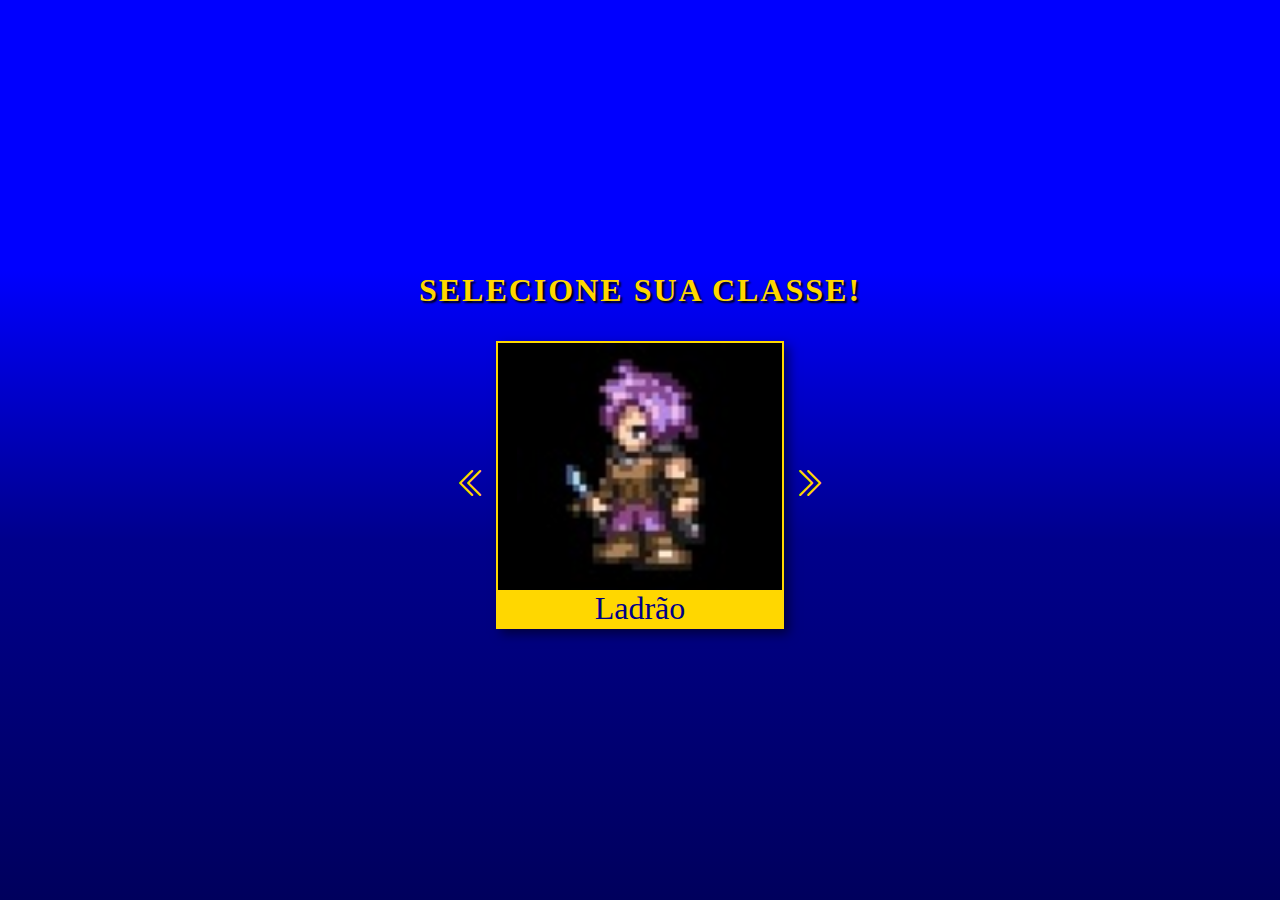
<file: ClassSelect/index.html>
<!DOCTYPE html>
<html lang="pt-BR">
<head>
    <meta charset="UTF-8">
    <meta name="viewport" content="width=device-width, initial-scale=1.0">
    <link rel="stylesheet" href="style.css">
    <link rel="stylesheet" href="https://cdn.jsdelivr.net/npm/bootstrap-icons@1.11.1/font/bootstrap-icons.css">
    <title>Class Select</title>
</head>
<body>
    <h1>Selecione sua classe!</h1>
    <div class="class-container">
        <span onclick="leftClass()"> <i class="bi bi-chevron-double-left"></i> </span>
        <div class="class-content">
            <img src="Ladrão.jpg" alt="" class="class-hero">
            <div class="class-name">Ladrão</div>
        </div>
        <span onclick="rightClass()"> <i class="bi bi-chevron-double-right"></i> </span>
    </div>

    <script src="script.js"></script>
</body>
</html>
</file>
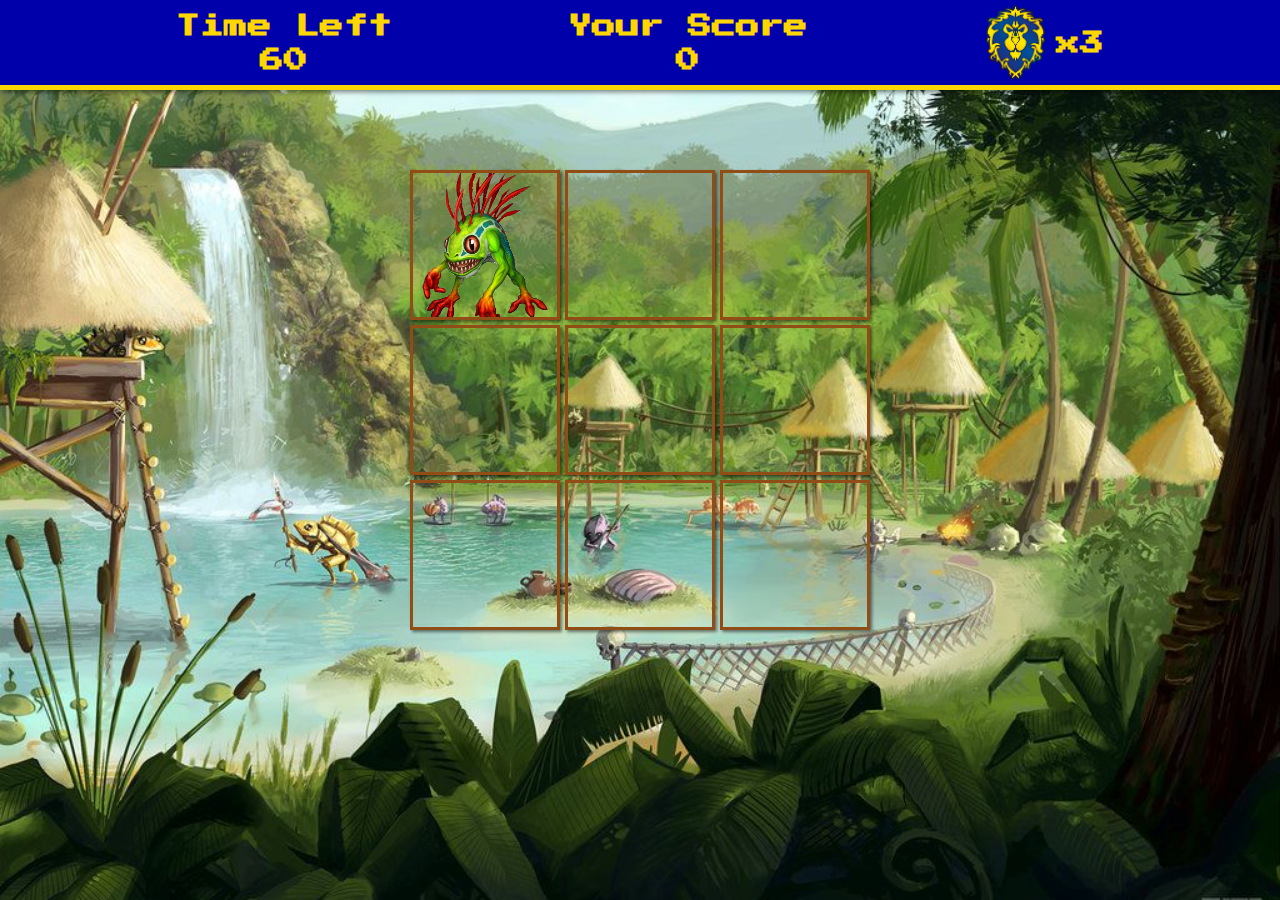
<file: ClickTheMurloc/index.html>
<!DOCTYPE html>
<html lang="pt-BR">
<head>
    <meta charset="UTF-8">
    <meta name="viewport" content="width=device-width, initial-scale=1.0">
    <link rel="stylesheet" href="src/styles/style.css">
    <title>Click The Murloc</title>
</head>
<body>
    
    <div class="container">
        <div class="menu">
            <div class="menu-time">
                <h2>Time Left</h2>
                <h2 id="time-left">60</h2>
            </div>
            <div class="menu-score">
                <h2>Your Score</h2>
                <h2 id="score">0</h2>
            </div>
            <div class="menu-lives">
                <img src="src/image/lion.png" alt="leão da aliança" height="75px">
                <h2>x3</h2>
            </div>
        </div>

        <div class="panel">
            <div class="panel-row">
                <div class="square murloc" id="1"></div>
                <div class="square" id="2"></div>
                <div class="square" id="3"></div>
            </div>

            <div class="panel-row">
                <div class="square" id="4"></div>
                <div class="square" id="5"></div>
                <div class="square" id="6"></div>
            </div>

            <div class="panel-row">
                <div class="square" id="7"></div>
                <div class="square" id="8"></div>
                <div class="square" id="9"></div>
            </div>
        </div>
    </div>



    <script defer src="src/scripts/script.js"></script>
</body>
</html>
</file>
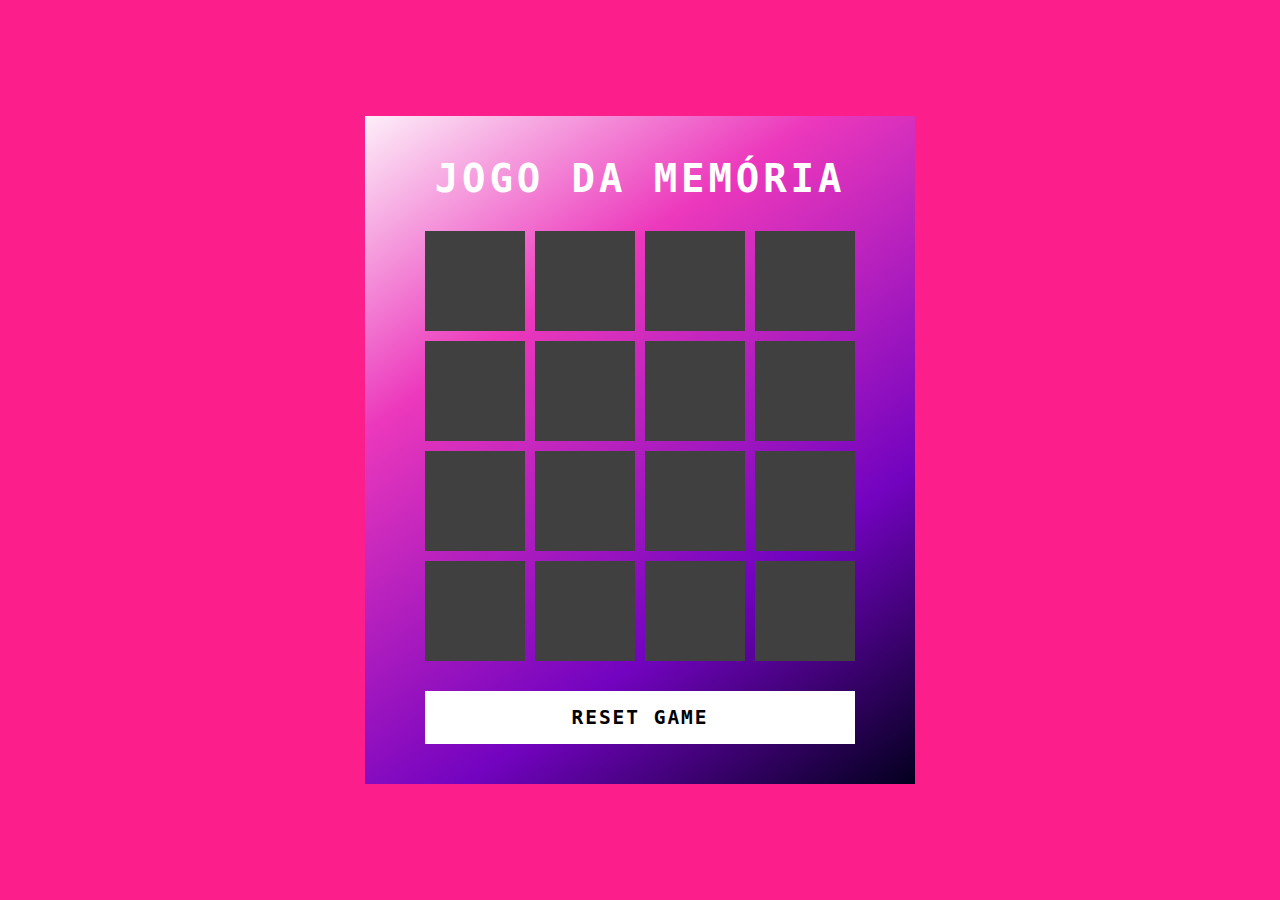
<file: JogoDaMemória/index.html>
<!DOCTYPE html>
<html lang="pt-BR">
<head>
    <meta charset="UTF-8">
    <meta name="viewport" content="width=device-width, initial-scale=1.0">
    <link rel="stylesheet" href="./src/style/style.css">
    <title>Jogo da Memória</title>
</head>
<body>
    <main class="container">
        <h2>Jogo da Memória</h2>
        <div class="game"></div>
        <button class="reset" onclick="window.location.reload">RESET GAME</button>
    </main>



    <script defer src="./src/script/script.js"></script>
</body>
</html>
</file>
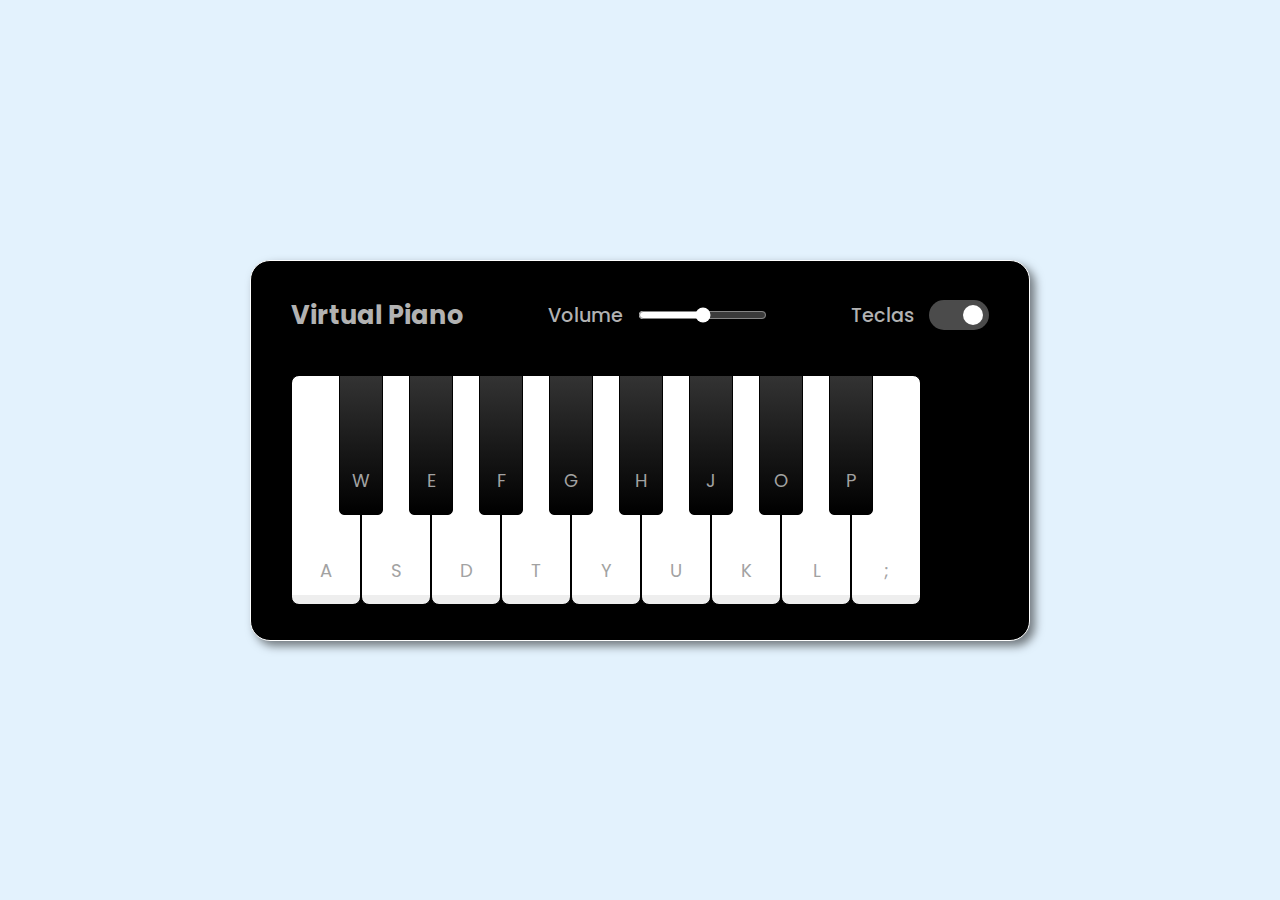
<file: PianoSimulator/index.html>
<!DOCTYPE html>
<html lang="pt-BR">
<head>
    <meta charset="UTF-8">
    <meta name="viewport" content="width=device-width, initial-scale=1.0">
    <link rel="stylesheet" href="./src/style/style.css">
    <title>Piano Simulator</title>
</head>
<body>
    <main class="container">
        <header>
            <h2>Virtual Piano</h2>
            <div class="column volume-slider">
                <span>Volume</span>
                <input type="range" min="0" max="1" value="0.5" step="any">
            </div>
            <div class="column keys-check">
                <span>Teclas</span>
                <input type="checkbox" checked>
            </div>
        </header>

        <ul class="piano-keys">
            <li class="key white" data-key="a"><span>a</span></li>
            <li class="key black" data-key="w"><span>w</span></li>
            <li class="key white" data-key="s"><span>s</span></li>
            <li class="key black" data-key="e"><span>e</span></li>
            <li class="key white" data-key="d"><span>d</span></li>
            <li class="key black" data-key="f"><span>f</span></li>
            <li class="key white" data-key="t"><span>t</span></li>
            <li class="key black" data-key="g"><span>g</span></li>
            <li class="key white" data-key="y"><span>y</span></li>
            <li class="key black" data-key="h"><span>h</span></li>
            <li class="key white" data-key="u"><span>u</span></li>
            <li class="key black" data-key="j"><span>j</span></li>
            <li class="key white" data-key="k"><span>k</span></li>
            <li class="key black" data-key="o"><span>o</span></li>
            <li class="key white" data-key="l"><span>l</span></li>
            <li class="key black" data-key="p"><span>p</span></li>
            <li class="key white" data-key=";"><span>;</span></li>
        </ul>
    </main>
    


    <script defer src="./src/script/script.js"></script>
</body>
</html>
</file>
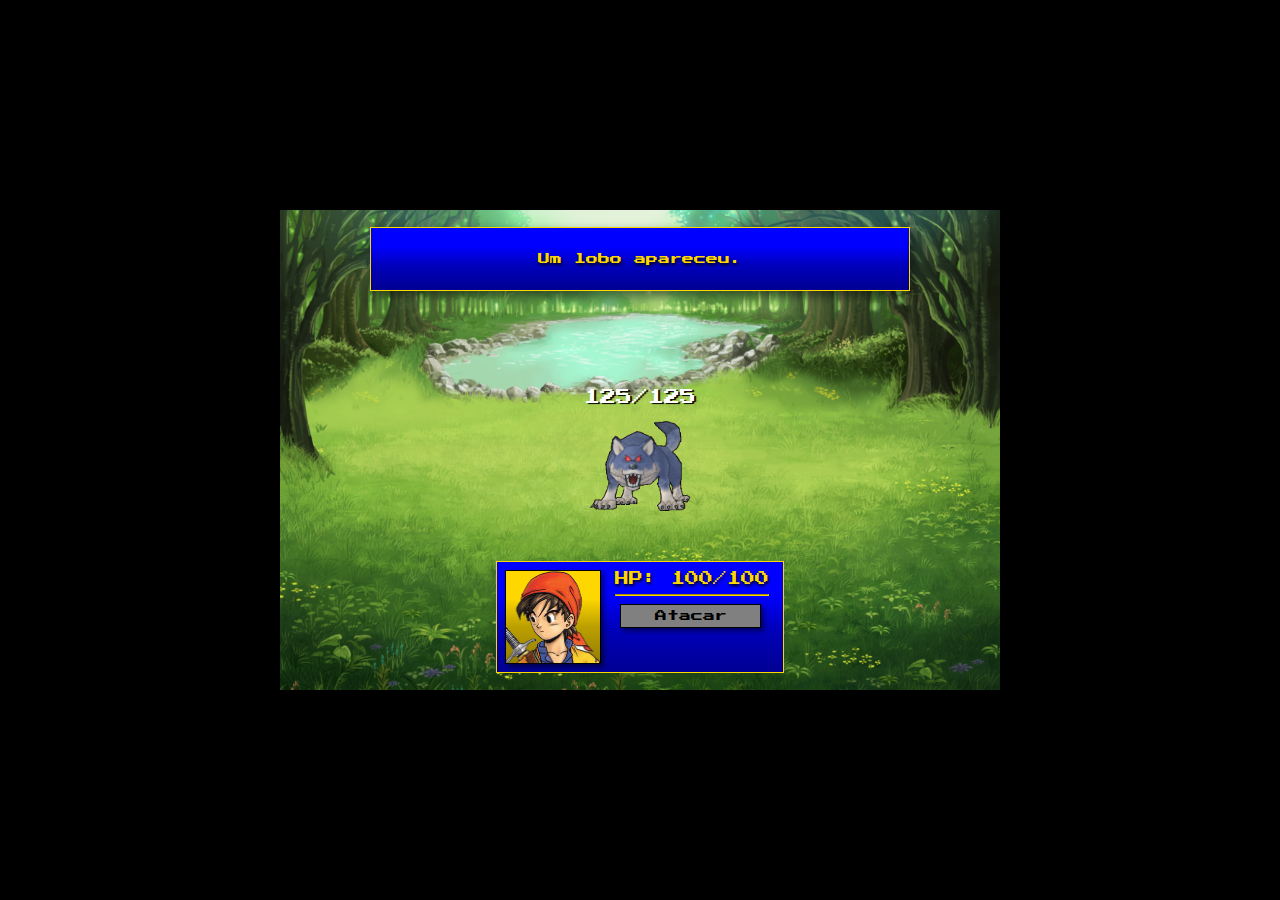
<file: RPGBattle/index.html>
<!DOCTYPE html>
<html lang="pt-BR">
  <head>
    <meta charset="UTF-8" />
    <meta name="viewport" content="width=device-width, initial-scale=1.0" />
    <link rel="stylesheet" href="style.css" />
    <title>Battle System</title>
  </head>
  <body>
    <div class="battle-screen">
      <div class="status">Um lobo apareceu.</div>
      <div class="monster">
        <div class="monster-hp">125/125</div>
        <div class="monster-sprite">
          <img src="img/monster.png" alt="" />
        </div>
      </div>
      <div class="player">
        <div class="player-commands">
            <div class="player-status">
              <img src="img/heroFace.png" class="player-face">
              <div class="player-gauges">
                <div class="player-hp">HP: 100/100</div>
                <hr>
                <div class="atk btn" onclick="atacar()">Atacar</div>
              </div>
            </div>
        </div>
        
      </div>
    </div>

    <script src="script.js" defer></script>
  </body>
</html>
</file>
<file: ClassSelect/style.css>
* {
    margin: 0;
    padding: 0;
    box-sizing: border-box;
    user-select: none;
}

body {
    width: 100vw;
    min-height: 100vh;
    display: flex;
    flex-direction: column;
    align-items: center;
    justify-content: center;
    background: linear-gradient(180deg, #0000ff 30%, #00008c 60%, #00005d 100%);
}

h1 {
    text-shadow: 1px 1px 1px;
    color: gold;
    text-transform: uppercase;
    letter-spacing: 2px;
    margin: 16px;
    text-shadow: 2px 2px 2px #000;
}

.class-container {
    width: 480px;
    height: 320px;
    display: flex;
    align-items: center;
    justify-content: center;
}

span {
    font-size: 32px;
    transition: all .5s ease;
    z-index: 5;
    color: gold;
}
span:hover {
    transform: scale(1.5);
}

.class-content {
    width: 60%;
    height: 90%;
    margin: 16px 8px;
    background-color: #000;
    display: flex;
    flex-direction: column;
    align-items: center;
    justify-content: center;
    border: 2px solid gold;
    box-shadow: 5px 5px 10px rgba(0, 0, 0, .5);
}

.class-hero {
    height: 100%;
}

.class-name {
    color: #000087;
    width: 100%;
    background-color: gold;
    text-align: center;
    font-size: 32px;
    transition: all ease .5s;
}
.class-name:hover {
    transform: scale(1.1);
    border-radius: 5px;
    cursor: pointer;
}
</file>
<file: ClickTheMurloc/src/styles/style.css>
@import url('https://fonts.googleapis.com/css2?family=Press+Start+2P&display=swap');

* {
    margin: 0;
    padding: 0;
    box-sizing: border-box;
    font-family: "Press Start 2P", cursive;
}

.container {
    display: flex;
    flex-direction: column;
    height: 100vh;
    background-image: url(../image/background.jpg);
    background-position: center;
    background-repeat: no-repeat;
    background-size: cover;
}

.menu {
    display: flex;
    justify-content: space-evenly;
    align-items: center;

    height: 90px;
    width: 100%;
    background-color: #0000aa;
    color: #ffd700;
    border-bottom: 5px solid #ffd700;
    box-shadow: 2px 2px 5px rgba(0, 0, 0, .5);
}

.menu-time, .menu-score {
    display: flex;
    flex-direction: column;
    align-items: center;
    justify-content: center;
    gap: 10px;
}

.menu-lives {
    display: flex;
    align-items: center;
    justify-content: center;
    gap: 10px;
}

.panel {
    margin-top: 5rem;
    display: flex;
    align-items: center;
    justify-content: center;
    gap: 5px;
}

.square {
    height: 150px;
    width: 150px;
    border: 3px solid #904d16;
    margin-bottom: 5px;
    box-shadow: 2px 2px 3px rgba(0, 0, 0, .5);
}

.murloc {
    background-image: url(../image/murloc.png);
    background-position: center;
    background-repeat: no-repeat;
    background-size: cover;
}
</file>
<file: JogoDaMemória/src/style/style.css>
* {
    margin: 0;
    padding: 0;
    box-sizing: border-box;
    outline: none;
    font-family: monospace;
}

body {
    display: flex;
    align-items: center;
    justify-content: center;
    min-height: 100vh;
    background-color: #FC1E8A;
    user-select: none;
}

.container {
    position: relative;
    display: flex;
    flex-direction: column;
    align-items: center;
    justify-content: center;
    gap: 30px;
    background-image: linear-gradient(325deg, 
    #03001E 0%,
    #7303C0 30%, 
    #EC38BC 70%, 
    #FDEFF9 100%);

    padding: 40px 60px;
}

h2 {
    font-size: 3em;
    text-transform: uppercase;
    color: #FFF;
    letter-spacing: 0.1em;
}

.reset {
    padding: 15px 20px;
    width: 100%;
    color: #000;
    background-color: #fff;
    border: none;
    font-size: 1.5em;
    font-weight: 600;
    letter-spacing: 0.1em;
    text-transform: uppercase;
    cursor: pointer;
}
.reset:hover {
    color: #EC38BC;
}

.game {
    width: 430px;
    height: 430px;
    display: flex;
    flex-wrap: wrap;
    gap: 10px;
    transform-style: preserve-3d;
    perspective: 500px;
}

.item {
    position: relative;
    width: 100px;
    height: 100px;
    display: flex;
    align-items: center;
    justify-content: center;
    background-color: #FFF;

    font-size: 3em;
    transform: rotateY(180deg);
    transition: 0.25s;
}
.item::after {
    content: "";
    position: absolute;
    inset: 0;
    background-color: #404040;
    transition: 0.25s;
    transform: rotateY(0deg);
    backface-visibility: hidden;
}

.item.boxOpen {
    transform:  rotateY(0deg);
}

.boxOpen::after, .boxMatch::after {
    transform: rotateY(180deg);
}
</file>
<file: PianoSimulator/src/style/style.css>
@import url('https://fonts.googleapis.com/css2?family=Poppins:wght@100;200;400;700&display=swap');

* {
    margin: 0;
    padding: 0;
    box-sizing: border-box;
    outline: none;
    list-style: none;
    font-family: "Poppins", sans-serif;
}

body {
    display: flex;
    align-items: center;
    justify-content: center;
    min-height: 100vh;
    background-color: #E3F2FD;
    color: #FFF;
}

.container {
    width: 780px;
    border: 1px solid #FFF;
    border-radius: 20px;
    padding: 35px 40px;
    background-color: #000;
    box-shadow: 5px 5px 10px rgba(0, 0, 0, .5);
}

.container header {
    color: #B2B2B2;
    display: flex;
    align-items: center;
    justify-content: space-between;
}

header h2 {
    font-size: 1.6rem;
}

header .column {
    display: flex;
    align-items: center;
}

header .column span {
    font-weight: 500;
    margin-right: 15px;
    font-size: 1.2rem;
}

.volume-slider input {
    accent-color: #FFF;
}

.keys-check input {
    width: 60px;
    height: 30px;
    appearance: none;
    border-radius: 30px;
    background-color: #4B4B4B;
    cursor: pointer;
    position: relative;
}
.keys-check input::before {
    content: "";
    width: 20px;
    height: 20px;
    background-color: #8C8C8C;
    position: absolute;
    top: 50%;
    left: 0.3rem;
    border-radius: inherit;
    transform: translateY(-50%);
    transition: all .3s ease;
}
.keys-check input:checked::before {
    left: 2.1rem;
    background-color: #FFF;
}

.piano-keys {
    display: flex;
    margin-top: 40px;
}

.key {
    cursor: pointer;
    user-select: none;
    color: #A2A2A2;
    position: relative;
    text-transform: uppercase;
}

.key span {
    position: absolute;
    bottom: 20px;
    width: 100%;
    text-align: center;
    font-size: 1.13rem;
}

.white {
    width: 70px;
    height: 230px;
    border: 1px solid black;
    border-radius: 8px;
    background: linear-gradient(#fff 96%, #eee 4%);
}
.white.active {
    box-shadow: inset -5px 5px 20px rgba(0, 0, 0, .5);
    background: linear-gradient(to bottom #fff 0%, #eee 100%);
}

.black {
    width: 44px;
    height: 140px;
    z-index: 2;
    margin: 0 -22px 0 -22px;
    border: 1px solid black;
    border-radius: 0 0 5px 5px;
    background: linear-gradient(#333, #000);
}
.black.active {
    box-shadow: inset -5px 5px 10px rgba(255, 255, 255, 0.1);
    background: linear-gradient(to bottom #000, #434343);
}

.hide {
    color: transparent;
}
</file>
<file: RPGBattle/style.css>
@import url("https://fonts.googleapis.com/css2?family=Press+Start+2P&display=swap");

* {
  margin: 0;
  padding: 0;
  box-sizing: border-box;
  font-family: "Press Start 2P", sans-serif;
  user-select: none;
}

body {
  background-color: black;
  min-height: 100vh;
  display: flex;
  flex-direction: column;
  align-items: center;
  justify-content: center;
}

hr {
  width: 100%;
  margin: 8px auto;
  border-color: gold;
}

.battle-screen {
  width: 720px;
  height: 480px;
  background-image: url(./img/battleback.png);
  background-position: center;
  background-repeat: no-repeat;
  background-size: cover;

  display: flex;
  flex-direction: column;
  align-items: center;
  justify-content: space-around;
}

.status {
  width: 75%;
  height: 64px;
  background: linear-gradient(180deg, #0000ff 30%, #0000bc 60%, #000093 100%);
  color: gold;
  border: 1px solid gold;
  font-size: 12px;
  text-align: center;
  text-shadow: 1px 2px 3px #000;
  display: flex;
  flex-direction: column;
  align-items: center;
  justify-content: center;

  box-shadow: 5px 5px 10px rgba(0, 0, 0, 0.5);
}

.monster {
  display: flex;
  flex-direction: column;
  align-items: center;
  justify-content: center;
  margin-top: 64px;
}
.monster-hp {
  display: block;
  color: #fff;
  text-shadow: 2px 1px 1px black;
}
.monster-sprite img {
  width: 100px;
  margin: 16px;
}

.player {
  width: 100%;
  display: flex;
  flex-direction: column;
  align-items: center;
  justify-content: center;
}
.player-commands {
  border: 1px solid gold;
  background: linear-gradient(180deg, #0000ff 30%, #0000bc 60%, #000093 100%);
  width: 40%;
  height: 112px;
  display: flex;
}

.player-status {
  width: 100%;
  display: flex;
  flex-direction: row;
}
.player-face {
  width: 96px;
  background: linear-gradient(180deg, #ffd700 30%, #bca000 60%, rgb(147, 125, 0) 100%);
  border: 1px solid black;
  box-shadow: 3px 3px 5px rgba(0, 0, 0, 0.5);
  margin: 8px;
}
.player-gauges {
  margin-top: 10px;
  margin-left: 6px;
  color: gold;
  text-shadow: 1px 2px 3px #000;
  font-size: 14px;
}
.player-hp {
  margin-bottom: 8px;
}
.btn {
  background-color: gray;
  color: #000;
  margin: 8px 8px 0 5px;
  padding: 5px 3px;
  text-align: center;
  text-shadow: none;
  border: 1px solid black;
  font-size: 12px;
  box-shadow: 3px 3px 5px rgba(0, 0, 0, 0.5);
  transition: all ease .5s;
}
.btn:hover {
  cursor: pointer;
  transform: scale(1.05);
}
</file>
